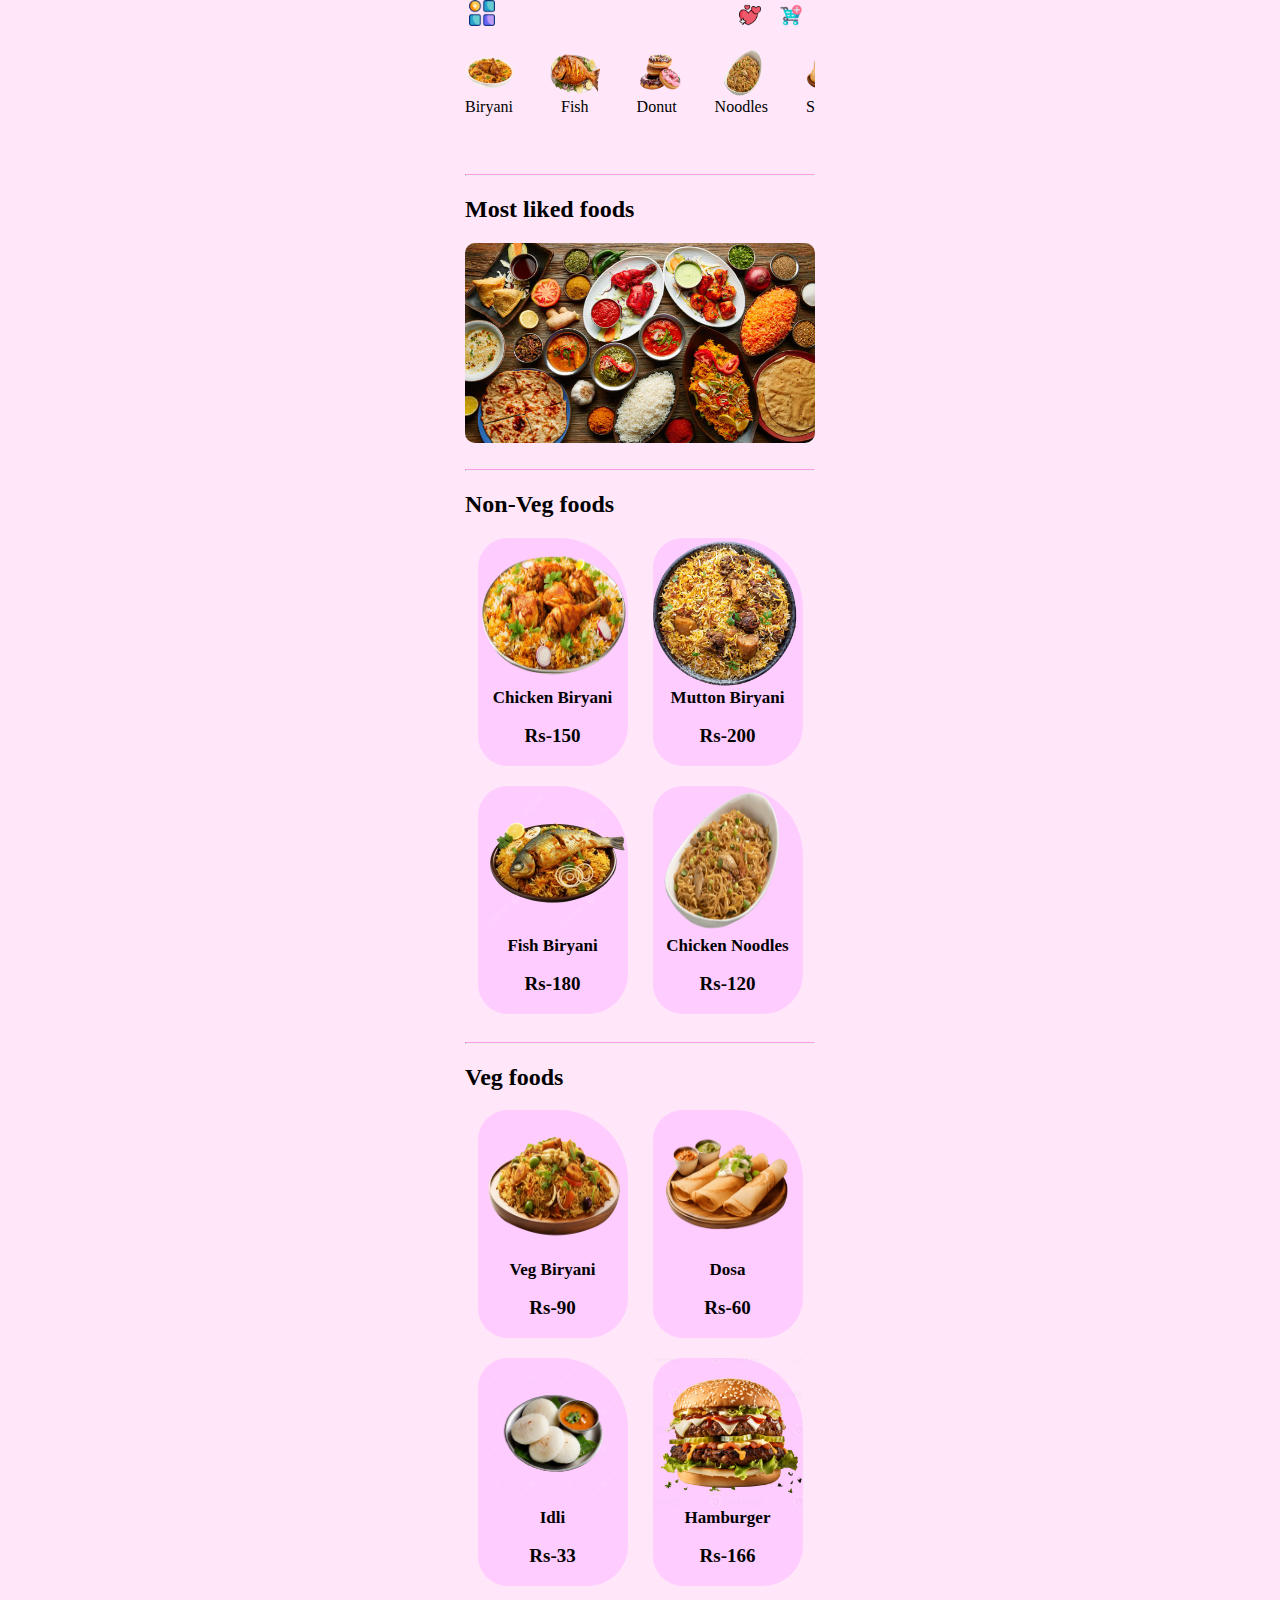
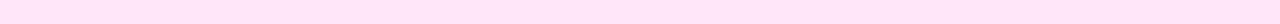
<file: projects/full project 1/Index.html>
<html>
  <head>
    <link rel="stylesheet" href="mv.css">
  </head>
<body >
    <div id="bod">
    </div>

  <div class="fullfull" >
  <div id="taskbar">
  <img class="img1" onclick="menu()" src="img/menu1.png">
  
    <img class="img" onclick="fav()" src="img/love.png">
        
            <img class="img3" onclick="cart()" src="img/shopping-cart.png">
    
  </div>
  <div id="tlist" hidden="true">
    
    <div class="logout">      

    <img class="img2" onclick="closem()" src="img/logout1.png">
    </div>
    <div id="circle">
     </div>
    <div id="n">
      <h3>Mvofficial</h3>
     </div>
     <div id="mlis">
 <h3><img class="micon" src="img/3d-house.png">&nbsp;&nbsp;Home</h3>
      <h3 onclick="orderview()" >  <img class="micon" src="img/order.png">&nbsp;&nbsp;Orders</h3>
      <h3>  <img class="micon" src="img/telephone.png">&nbsp;&nbsp;Contact</h3>
      <h3>  <img class="micon" src="img/settings.png">&nbsp;&nbsp;Settings</h3>
     </div>
     
  
  </div>
  <br>
  
  <div class="search" hidden="true">
    
  <img class="sim" onclick="search()" src="img/search.png">
  <p id="sear" onclick="search()">Search Food Name</p>
    <img class="sim1" onclick="search()" src="img/microphone.png">
        <img class="sim2" onclick="search()" src="img/camera.png">
  </div>
  <div class="products" id="gotop">
  
<div class="pimage">
<img class="p1" onclick="search()" src="img/bri.png">
<img class="p1" onclick="search()" src="img/fish-fry.png">
<img class="p1" onclick="search()" src="img/donut1.png">
<img class="p1" onclick="search()" src="img/noodles.png">
<img class="p1" onclick="search()" src="img/samosa1.png">
<img class="p1" onclick="search()" src="img/dosa1.png">
<img class="p1" onclick="search()" src="img/juice1.png">
<img class="p1" onclick="search()" src="img/buns1.png">
<img class="p1" onclick="search()" src="img/pizza1.png">
<img class="p1" onclick="search()" src="img/grill.png">
<img class="p1" onclick="search()" src="img/ice1.png">
<br>
  </div>
<div class="pname">
  <div class="pn1">Biryani</div>
  <div class="pn2">Fish</div>
    <div class="pn3">Donut</div>
      <div class="pn4">Noodles</div>
        <div class="pn5">Samosa</div>
       <div class="pn6">Dosa</div>
           <div class="pn7">Juice</div>
      <div class="pn8">Buns</div>
        <div class="pn9">Pizza</div>
       <div class="pn10">Chicken</div>
              <div class="pn11">Icecream</div>
  
</div>

  </div>
  <br>
  <hr>
  <div class="bannercon">
    <h2>Most liked foods</h2>
    <div class="banner">
    <img class="b1" src="img/1.jpg">
    <img class="b1" src="img/2.jpg">
    <img class="b1" src="img/3.jpg">
    <img class="b1" src="img/4.jpg">
    <img class="b1" src="img/5.jpg">
    <img class="b1" src="img/6.jpg">
    </div>
  </div>
  <br>
  <hr>
      <h2 class="tt">Non-Veg foods</h2>
  <div class="foodlist">

<div class="food">
  <img class="fl" src="img/chicken-bir.png">
  <p id="food-name">Chicken Biryani</p> 
  <p id="food-price">Rs-150</p>
</div>

<div class="food">
  <img class="fl" src="img/mutton-Bir.png">
  <p id="food-name">Mutton Biryani</p> 
  <p id="food-price">Rs-200</p>
</div>
<div class="food">
  <img class="fl" src="img/fish-biryani.png">
  <p id="food-name">Fish Biryani</p> 
  <p id="food-price">Rs-180</p>
</div>

<div class="food">
  <img class="fl" src="img/chicken-noodles.png">
  <p id="food-name">Chicken Noodles</p> 
  <p id="food-price">Rs-120</p>
</div>

  </div>
  
  <br><br><br><br><br><br><br><br><br><br><br><br><hr>
        <h2 class="tt">Veg foods</h2>
  <div class="foodlist">

<div class="food">
  <img class="fl" src="img/veg-bir.png">
  <p id="food-name">Veg Biryani</p> 
  <p id="food-price">Rs-90</p>
</div>

<div class="food">
  <img class="fl" src="img/dosa-img.png">
  <p id="food-name">Dosa</p> 
  <p id="food-price">Rs-60</p>
</div>
<div class="food">
  <img class="fl" src="img/idli.png">
  <p id="food-name">Idli</p> 
  <p id="food-price">Rs-33</p>
</div>

<div class="food">
  <img class="fl" src="img/hamburger-img.png">
  <p id="food-name">Hamburger</p> 
  <p id="food-price">Rs-166</p>
</div>
<br>
  </div>
  </div>
  <div id="cart-click" hidden="true">
    <img class="cartback" onclick="cartback()" src="img/arrow.png">
    <div class="cart-title">Cart Food</div>
    <hr>
    <div class="cart-product-add">
</div>
  
     
<div class="price-details">
  <div>
  <p>Price Details</p>
  <p>No of Foods:</p>
  <p>Price:</p>
  <p>Discount:</p>
  <p>Total:</p>
  </div>
  <div class="price-detail-values">
  <p id="nooffoods">0</p>
  <p id="foodsprice">0</p>
  <p id="foodsdiscount">0</p>
  <p id="totalfoodsprice">0</p>
  </div>

</div>
  <br>
  <br>
  <br>
<div class="place-order">
Place Order</div>
  </div>
  <div id="favourite" hidden="true" >
    <img class="cartback" onclick="favback()" src="img/arrow.png">
     <div class="fav-title">Favourite Foods</div>
     <hr>
         <div class="fav-food-add">
    
    
    
</div>
  </div>
  <div class="orderv" hidden="true" >
 <img class="cartback" onclick="orderback()" src="img/arrow.png">
  <div id="ordertitle">Orders</div>
  <hr>
</div>
</body>
<script src="mv.js"></script>
<script src="Adjs.js"></script>
<script>autoslide()</script>
</body>
</html>
</file>
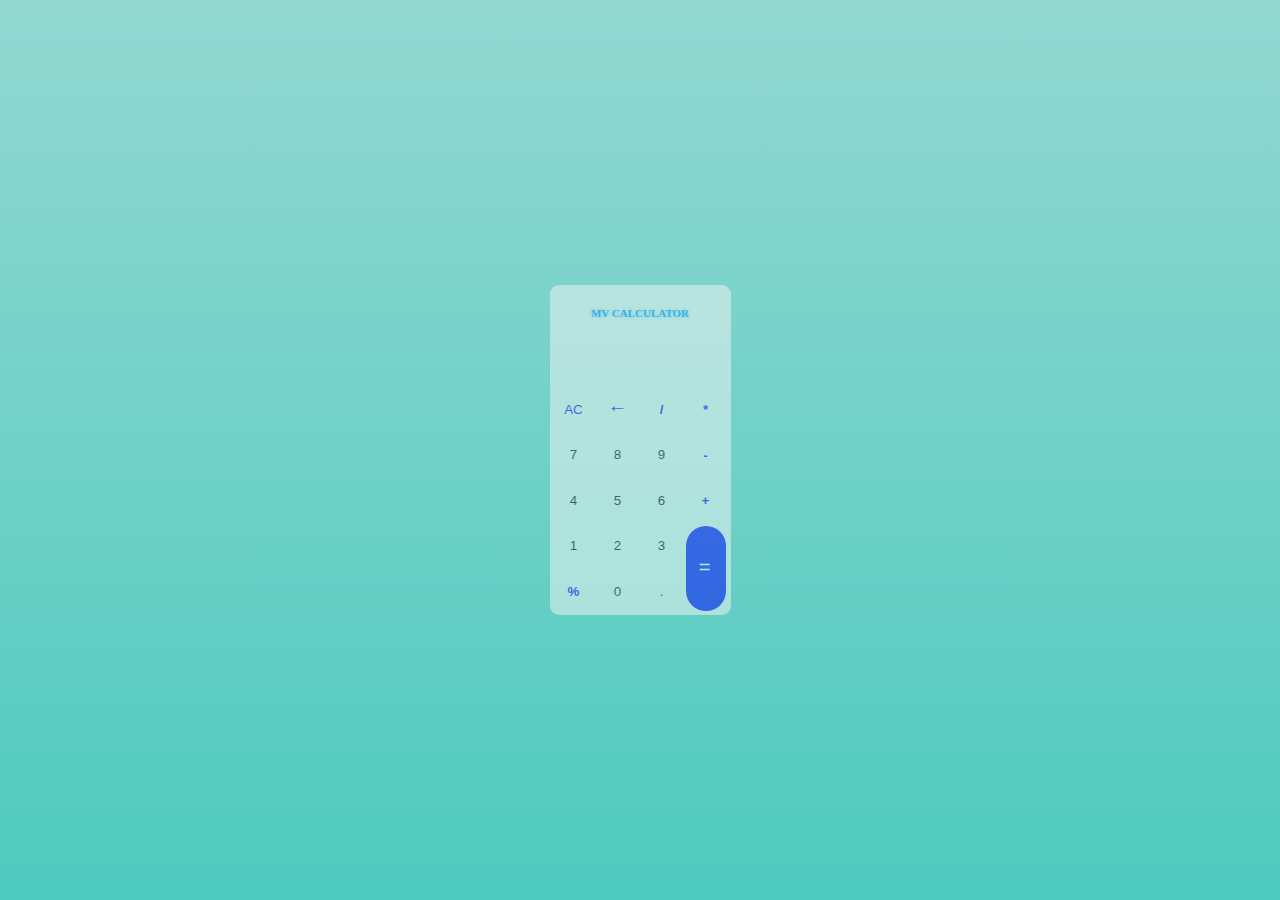
<file: projects/full project 2/index.html>
<!DOCTYPE html>
<html>

<head>
  <meta charset="UTF-8">
  <meta name="viewport" content="width=device-width, initial-scale=1">
  <title>Calculator</title>
  <link rel="stylesheet" href="style.css">
</head>

<body>
  <div class="calculator">
    <p>Mv Calculator</p>
   
      <input class="display" rows="8" type="text" value="" readonly >
        <input class="error" value="" readonly>
    <div class="in_contain">
      <div class="input_container">
      <button class="clear">AC</button>
      <button class="input" value="7">7</button>
      <button class="input" value="4">4</button>
      <button  class="input" value="1">1</button>
      <button class="input operator" value="%">%</button>
      </div>
    <div class="input_container">
      
    <button class=" delete" value="&#8592;">&#8592;</button>
    <button class="input" value="8">8</button>
    <button class="input" value="5">5</button>
    <button class="input" value="2">2</button>
   <button class="input " value="0">0</button>
         </div>
      
      <div class="input_container">
      
        <button class="input operator">/</button>
        <button class="input"  value="9">9</button>
        <button class="input" value="6">6</button>
        <button class="input" value="3">3</button>
        <button class="input" value=".">.</button>
      </div>
      
      <div class="input_container">
      
        <button class="input operator" value="&times;">*</button>
        <button class="input operator" value="-">-</button>
        <button class="input operator" value="+">+</button>
        <button class="equal">=</button>
      </div>
      </div>
  
    </div>
</body>
<script src="script.js"></script>
</html>
</file>
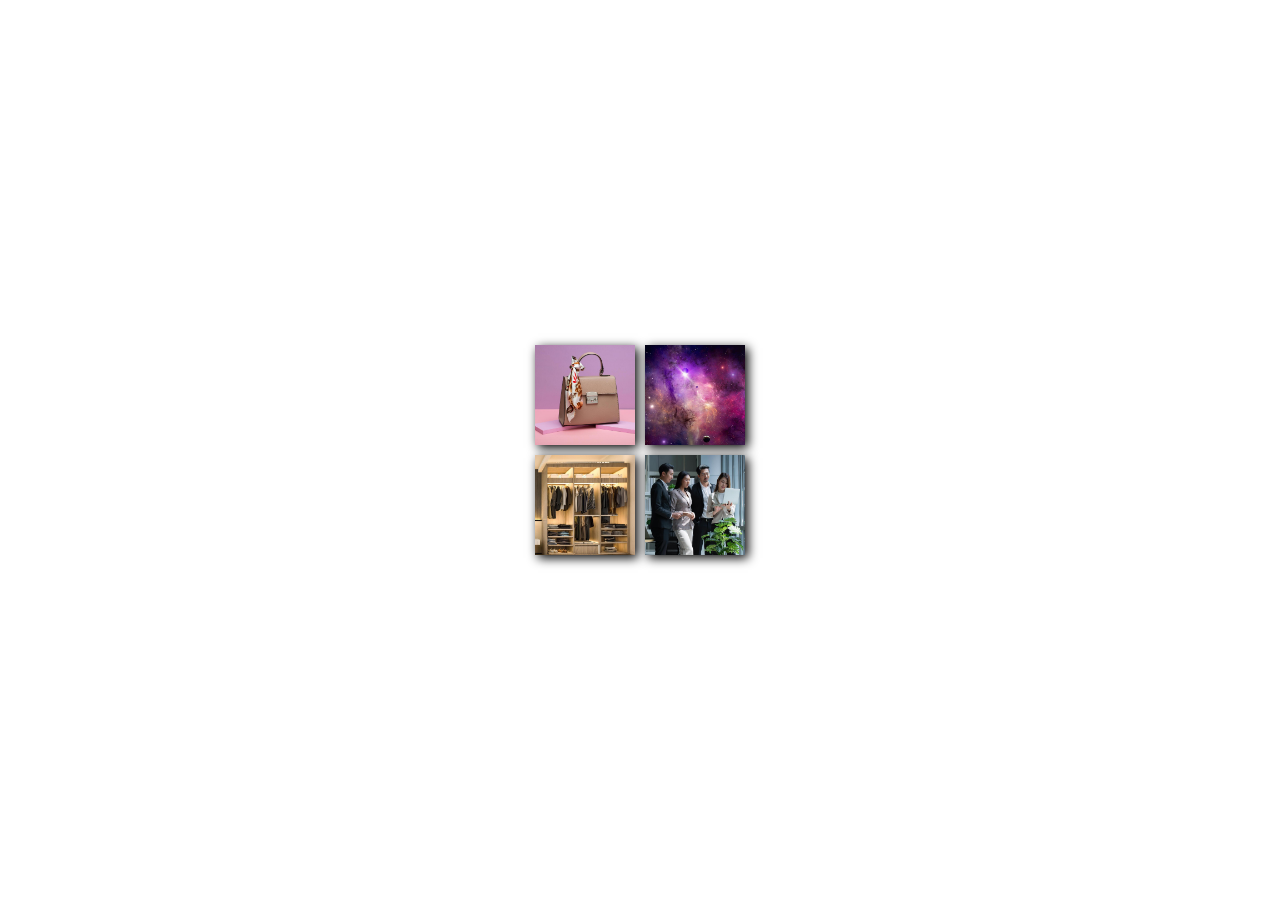
<file: projects/mini project 1/Index.html>
<html>
  <head>
    <link rel="stylesheet" href="style.css">
  </head>
  <body>
<div class="img2" >
      <img src="../img/2.jpg" id="img">    
      <img src="../img/3.jpg" id="img">    
      <img src="../img/4.jpg" id="img">
      <img src="../img/5.jpg" id="img">
    </div>
  </body>
  <script src="script.js"></script>
</html>
</file>
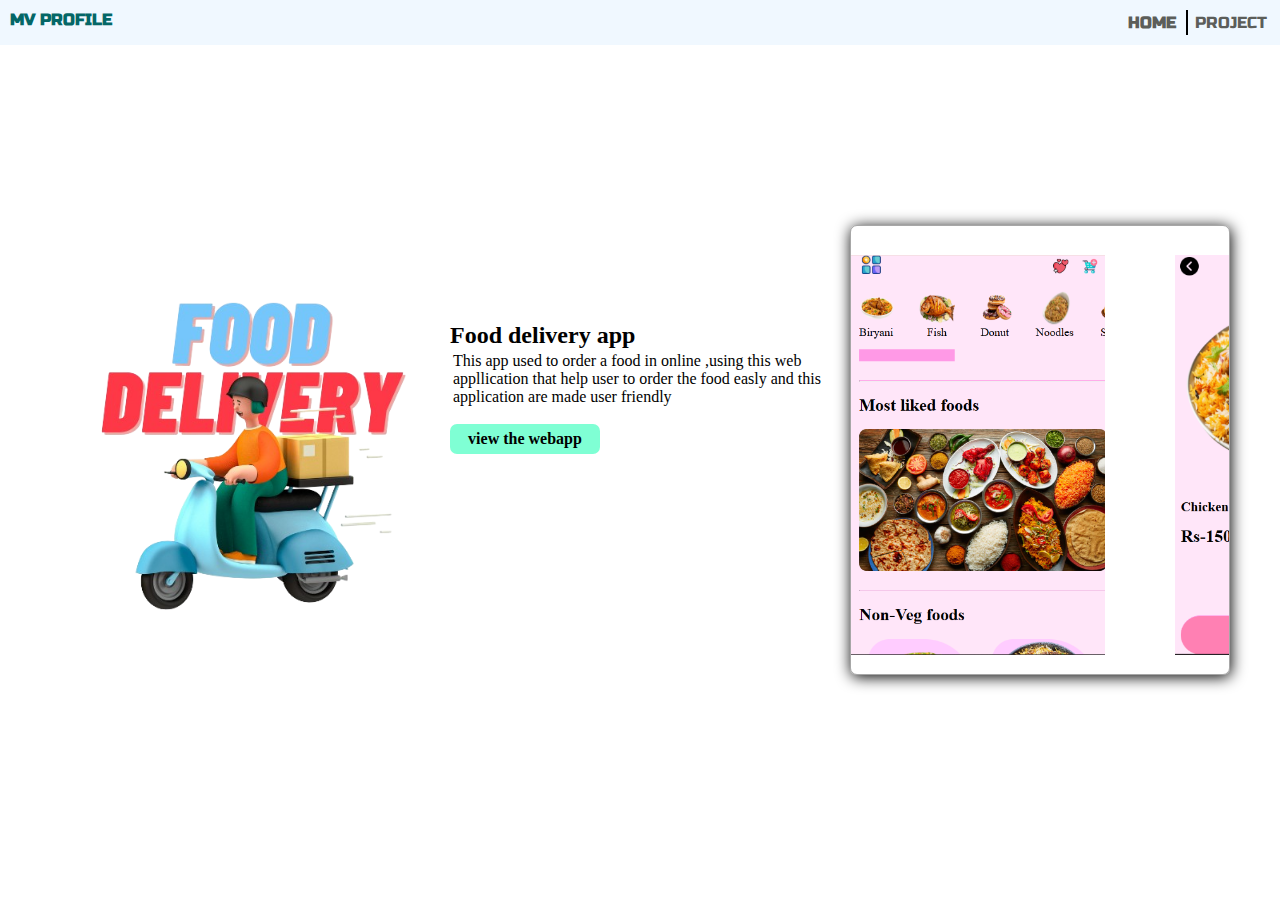
<file: project1.html>
<!DOCTYPE html>
<html lang="en">
<head>
    <meta charset="UTF-8">
    <meta name="viewport" content="width=device-width, initial-scale=1.0">
    <title>projectview</title>
    <link rel="stylesheet" href="style.css">
<style>
    .homea:hover{
        color: var(--hover);
    font-weight: bold;
    text-shadow: 1px 2px 6px black,1px 2px 6px #000000,1px 2px 6px black,1px 2px 6px rgb(0, 0, 0);
    }
    .homea{
        padding-right: 7px; color: rgb(92, 94, 90); border-right:  2px solid black;
    }
</style>
</head>
<body >
    <div class="navebar" >
        <div class="nav-title">
            <h4>Mv profile</h4>
        </div>
        <div class="menu-text">
            <a class="homea" href="./index.html" ><p>Home</p></a>
           <p style="padding-left: 7px; color: rgb(92, 94, 90);">project</p>
      </div>
      </div>
      <div class="info-cont">
        <img style="width: 400px;" src="img/delivery-app.png">
       <div class="info-text">
        <h2>Food delivery app</h2>
        <p>This app used to order a food in online ,using this web appllication that help user to order the food easly and this application are made user friendly</p>  
        <a href="projects/full project 1/" style="text-decoration: none;" > <p class="view-app">view the webapp</p>   </a>
       </div>
     
        <div class="info-all-img">
            <img src="img/project img/p1-img1.png">
            <img src="img/project img/p1-img2.png">
            <img src="img/project img/p1-img3.png">
            <img src="img/project img/p1-img4.png">
            <img src="img/project img/p1-img5.png">
           </div>
      
      
    </div>
</body>
</html>
</file>
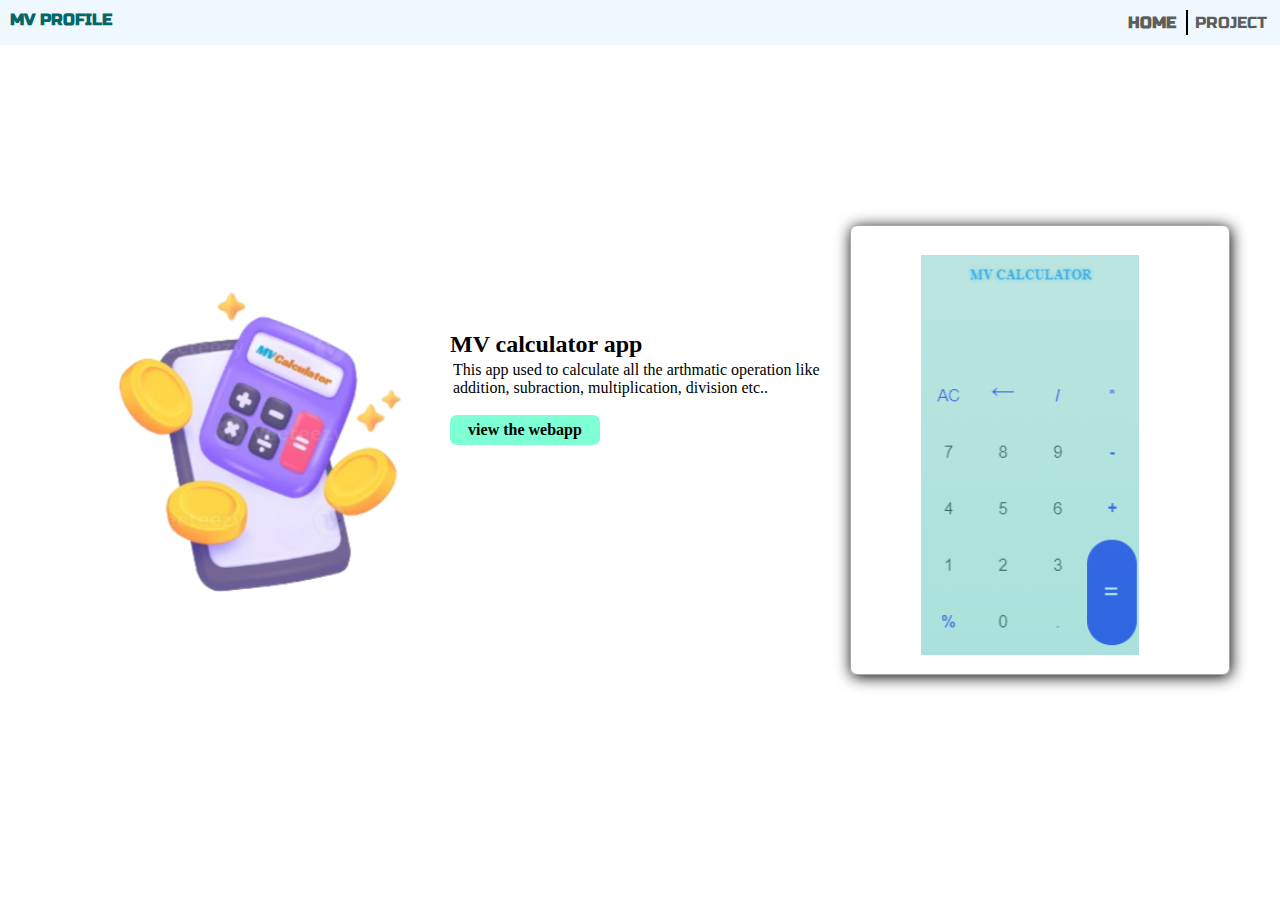
<file: project2.html>
<!DOCTYPE html>
<html lang="en">
<head>
    <meta charset="UTF-8">
    <meta name="viewport" content="width=device-width, initial-scale=1.0">
    <title>projectview</title>
    <link rel="stylesheet" href="style.css">
<style>
    .homea:hover{
        color: var(--hover);
    font-weight: bold;
    text-shadow: 1px 2px 6px black,1px 2px 6px #000000,1px 2px 6px black,1px 2px 6px rgb(0, 0, 0);
    }
    .homea{
        padding-right: 7px; color: rgb(92, 94, 90); border-right:  2px solid black;
    }
</style>
</head>
<body >
    <div class="navebar" >
        <div class="nav-title">
            <h4>Mv profile</h4>
        </div>
        <div class="menu-text">
            <a class="homea" href="./index.html" ><p>Home</p></a>
           <p style="padding-left: 7px; color: rgb(92, 94, 90);">project</p>
      </div>
      </div>
      <div class="info-cont">
        <img style="width: 400px;" src="img/mvcalculator.png">
       <div class="info-text">
        <h2>MV calculator app</h2>
        <p>This app used to calculate all the arthmatic operation like addition, subraction, multiplication, division etc.. </p>  
        <a href="projects/full project 2/" style="text-decoration: none;" > <p class="view-app">view the webapp</p>   </a>
       </div>
     
        <div class="info-all-img1">
            <img src="img/project img/p2-img.png">
           
           </div>
      
      
    </div>
</body>
</html>
</file>
<file: projects/full project 1/mv.css>
#taskbar {
z-index: 1;
text-align: left;
position: fixed;
background-color: #ffe6f9;
padding-top: 10px;
margin-top: -10px;
margin-left: -10px;
padding-right: 13px;
padding-bottom: 10px;
padding-left: 10px;
}
.products::-webkit-scrollbar{
  width: 12px;
}
.products::-webkit-scrollbar-thumb{
  background-color: #ff99e6;
}
.products::-webkit-scrollbar-track{
  background-color: #ffe6f9;
}
body{
  background-color: #ffe6f9;
  display: block;
  margin:auto;
  max-width: 350px;
  max-height: 100% ;
}

body::-webkit-scrollbar{
  width: 10px;
}
body::-webkit-scrollbar-thumb{
  background-color: #f2e6ff;
}
body::-webkit-scrollbar-track{
  background-color: aqua;
}
.img1{
  width: 26px;
  height: 26px;
  margin-left:4px;
  
}

.img3{
  width: 22px;
  height: 22px;
  margin-left:15px;
  
}
.img{
  width: 22px;
  height: 22px;
  margin-left:240px;
  
}
.img2{
  width: 25px;
  height: 25px;
  
}

#tlist {
  z-index: 2;
  background-color: #ff99e6;
  width: 250px;
  height:100%;
  position: absolute;
  position: fixed; 
  animation-name: example;
  animation-duration: 1s;
  overflow: hidden;
}
@keyframes example {
  from {margin-top: -350px;
        opacity: 0;}
  to {margin-top: 0;
  opacity: 1;}
}
hr{
  border-top:1px solid #ff99e6;
}
.logout{
  text-align: right;
  padding-top: 3%;
  padding-right: 2%;
  
}
#circle{
  text-align: center;
  background-image: url('hero-bg.jpg');
  background-size: 100% 100%;
  position: absolute;
  left:73px;
  margin-top: -10%;
  width:110px;
  height:110px;
  border-radius: 100%;

}
#mlis{
  position: absolute;
  top:25%;
  left:10%;
}
.micon{
  width:28px;
  height:28px;
  margin-bottom: -4px;
}
#n{
  position: absolute;
  top:15%;
  left:35%;
}
a{
  text-decoration: none;
}
h3:hover{
  color:#d966ff;
}
.search{

  border-style: solid;
  border-width: 1px;
  border-color:   #ff99e6;
  border-radius:25px;
  padding: 9px;
  
}
.sim{
  width: 20px;
  height: 20px;
  margin-left:14px;
}
.sim2{
  width: 20px;
  height: 20px;
  margin-left:14px;
}
.sim1{
  width: 20px;
  height: 20px;
  margin-left:210px;
}
#sear{
  position: absolute;
  top:53px;
  left:68px;
  color:   #ff99e6;
  font-family: Times New Roman;
}
#sear1{
  position: absolute;
  top:20px;
  left:68px;
  color:   #ff99e6;
  border: none;
  text-decoration: none;
}
.products{
  width: 350px;
  height: 120px;
  overflow: auto;
  white-space: nowrap;
  padding-top: 10px;
}
.p1 {
  width: 50px;
  height: 50px;
}
.imgn {
  padding-left: 13px;
  margin-top: 3px;
  font-weight: bold;
  font-family: serif;
}
.pname{
  display:flex;
  column-gap: 48px;
  font-family: serif;
}
.pn4{
  margin-left: -10px;
}
.pn5{
  margin-left: -10px;
}
.pn11{
  margin-left: -17px;
}
.pimage{
  display:flex;
  column-gap: 35px;
  padding-top: 20px;
}

.banner{
  width:350px;
  height:200px;
  overflow: hidden;
}
.b1 {
  width:350px;
  height:200px;
  border-radius: 10px;
  
}
.bannercon{
  font-family: Times New Roman;
}
.tt{
  font-family: serif;
}
.fl{
  width: 150px;
  height: 150; 
  
}
.foodlist{
  height: 280px;
  width:350px;
  display: grid;
  grid-template-columns: auto auto;
  grid-row-gap: 20px;
  justify-content: space-around; 
}

.food:hover{
    background-color:  #ff99e6;
}
.food{
  border-radius: 30px 70px 40px 30px;
  background-color: 	  #ffccff;
}
#food-name{
  margin-top: 0px;
  text-align: center;
  font-size: 17px;
  font-weight: bold;
}
#food-price{
  margin-top: 0px;
  text-align: center;
  font-size: 19px;
  font-weight: bold;
}
.cbir{
  width:340px;
  height: 280px;
}

.ctext{
  margin-top: -8px;
  margin-left: 5px;
  font-family: serif;
}
.heart{
  margin-left: 277px ;
  margin-top: -44px;
  width: 33px;
  height: 33px;
}
.amountc{
  margin-top:-2px;
}
#placeo{
  text-align: center;
  background-color:   #ff80b3;
  position: fixed;
  border-top: 1px solid #ff99e6;
  bottom:0;
  border-radius: 70px;
  width: 345px;
  height: 40px;
  padding-top: 14px ;

  font-size: 21px;
  font-weight: bold;
  font-family: serif;

}
#cart-click{
  z-index: 2;
  background-color: #ffe6f9;
  position: fixed;
  top:0;
  height: 100%;
  overflow-y: auto;
  overflow-x: hidden;
}
.cart-title{
  text-align:center;
  font-family: serif;
  font-size: 23px;
  font-weight: bold;
  margin-top:15px;
  margin-bottom:15px;
}
.place-order{
  position: fixed;
  bottom: 0;
  width: 350px;
  height: 40px;
  background-color: #ff99e6 ;
  text-align: center;
  font-size: 20px;
  padding-top: 18px ;
  font-family: serif;
  font-weight: bold;
  border-radius: 30px;
  border-top: 1px solid #ff80b3 ;
  
}
.cartback{
  width: 26px;
  height: 26px;
  margin-left:17px;
  position: absolute;
  margin-top: 17px;
  
}
/*cart section*/
.cart-product{
  width: 100%
  ;
  height:85px;
  display: flex;
  justify-content: space-around;
  background-color: 	 #f2e6ff;
  margin-bottom: 20px;
  border-bottom: 1px solid #ff99e6;
  
}
#cart-price{
font-family: serif;
  font-weight: bold;
  font-size: 17px;
  margin-top:31px;
  margin-right:0px ;
}
#cart-name{
  font-family: serif;
  font-weight: bold;
  font-size: 15px;
  margin-top: 8px;
  
  
}
#cart-namep{
  font-family: serif;
  font-weight: bold;
  font-size: 14px;
  margin-top: -4px;
   margin-bottom: 5px;
  
}
#quntity-name{
  font-family: serif;
  font-weight: bold;
  font-size: 15px;
  margin-top: 1px;
}
.cart-img{
  width: 60px;
  height: 60px;
  margin-top: 10px;
}
.delete-cart{
  width:20px;
  height:20px;
  margin-top: 31px ;
}

#prdqunt{
  background-color: #f2e6ff;
  border:none;
  font-family: serif;
  font-weight: bold;
  font-size: 15px;
  width: 45px;
}
#prqunt{
  background-color: #f2e6ff;
  border:none;
  font-family: serif;
  font-weight: bold;
  font-size: 15px;
  width: 15px;
}
.price-details{
  margin-left:20px;
  bottom: 60px;
   width: 350px;
  text-align: left;
  font-size: 20px;
  padding-top: 18px ;
  font-family: serif;
  font-weight: bold;
  border-radius: 30px;
  
}
.price-detail-values{
  position: relative;
  margin-top:-174px;
  margin-left:250px;
}
#favourite{
  z-index: 3;
  background-color: #ffe6f9;
  position: fixed;
  top:0;
  width: 350px;
  height: 100%;
}
.fav-title{
  text-align:center;
  font-family: serif;
  font-size: 23px;
  font-weight: bold;
  margin-top:15px;
  margin-bottom:15px;
}
.favback{
  width: 26px;
  height: 26px;
  margin-left:13px;
  position: absolute;
  margin-top: 1.7px;
}
.fav-product{
  width: 350px;
  height:85px;
  display: flex;
  justify-content: space-around;
  background-color: 	 #f2e6ff;
  margin-bottom: 20px;
  border-bottom: 1px solid #ff99e6;
}
#fav-name{
  font-family: serif;
  font-weight: bold;
  font-size: 15px;
  margin-top: 20px;
}
#fav-namep{
  font-family: serif;
  font-weight: bold;
  font-size: 14px;
  margin-top: -4px;
   margin-bottom: 5px;
}
.fav-img{
  width: 80px;
  height: 80px;
  margin-top: 1px;
}
.delete-fav{
  width:30px;
  height:30px;
  margin-top: 26px ;
}
.coming{
  font-family: serif;
  font-weight: bold;
  font-size: 14px;
  margin-top: 90%;
   text-align: center;
}
.orderv{
    z-index: 5;
  background-color: #ffe6f9;
  position: fixed;
  top:0;
  width: 350px;
  height: 100%;
}
#ordertitle{
  text-align:center;
  font-family: serif;
  font-size: 23px;
  font-weight: bold;
  margin-top:15px;
  margin-bottom:15px;
}
</file>
<file: projects/full project 2/style.css>
*{
  margin: 0;
  padding: 0;
  box-sizing: border-box;
}
body{
  height: 100vh;
  display: flex;
   background-image: linear-gradient(rgba(146, 216, 209, 1),rgba(78, 202, 190, 1));
   background-repeat: no-repeat;
   background-size: cover;
   background-attachment: fixed;
   justify-content: center;
   align-items: center;
}

.calculator{
  height: 330px;
  width: 181px;
  background-color: whitesmoke;
  opacity: 0.5;
  backdrop-filter: blur(3px);
  border-radius: 1vh;
  display: flex;
  flex-direction: column;
   padding: 4px;
  justify-content: end;
  row-gap: 5px;
}
.input_container{
  display: flex;
  flex-direction: column;
  justify-content: end;
  row-gap: 5.5px;
}
.input, .clear, .delete, .equal{

  outline: none;
  background-color: unset;
  border-radius: 100px;
  border: none;
  height: 40px;
  width: 40px;
  justify-content: center;
}
.input:active, .clear:active, .delete:active, .equal:active
{
  background-color: #09090942;
}
.in_contain{
  display: flex;
  flex-direction: row;
  text-align: center;
  column-gap: 4px;
}
.equal{
  padding: 30px 2px 55px 0px;
  font-size: 20px;
  color: white;
  background-color: blue;
}
.delete{
  font-size: 20px;
  padding-bottom: 8px;
  color: blue;

}

botton{
  text-align: center;
}
.operator{
  color: blue;
  font-weight: bold;
}

.display{
  height: 30px;
  border: none;
  display: block;
  background: unset;
  outline: none;
  font-size: 17px;
  text-align-last: end;
  padding: 7.5px;
  letter-spacing: 1px;
}
p{
  font-size: 11px;
  text-transform: upperCase;
  font-weight: bold;
  text-align: center;
  color: #0087FF;
  margin: 10px;
  text-shadow: 0 0 4px #51CAEC;
}
.clear{
  color: blue;
}
.error{
   border: none;
   background: unset;
   outline: none;
   text-align: right;
   font-weight: bold;
   padding-right: 10px;
}
input>value{
    color: darkred;
}
</file>
<file: projects/mini project 1/style.css>
*{
  margin: 0;
  padding: 0;
}
.imgcontainer{
 max-width: 300px;
  height: 200px;
  align-content:center;
  box-shadow: 2px 1px 10px red;
}
body{
  align-content:center;
    transform: all 4s ease-out;

}
.img2{
  justify-content: center;
   display: grid;
  grid-template-columns: 100px 100px;
  gap:10px;
}

#img{
 height: 100px;
 width: 100px;
 object-fit: cover;
 display: grid;
 box-shadow: 3px 3px 10px black;
  transform: all 4s ease-out;

}
#add1{
  top: 0;
  background-color: rgba(0,0,0,0.4) ;
  
  position: fixed;
  width: 100vw;
  height: 100vh;
}
#img2{
  width: 85vw;
  height: 40vh;
  display: grid;
  object-fit: cover;
 box-shadow: 3px 3px 10px black;
 position: absolute;
 top:30%;
 left:7%;

}
</file>
<file: style.css>
*{
    margin: 0;
    padding: 0;
    box-sizing: border-box;
    user-select: none;
    scroll-behavior: smooth ;
}
:root{
    --themes: aliceblue ;
    --hover: rgb(247, 139, 51);
}
@font-face {
    font-family: navtext;
    src: url(fonts/boldcap.ttf);
}
@font-face {
    font-family: pagetitle;
    src: url(fonts/stylebold.ttf);
}
@font-face {
    font-family: fluxback;
    src: url(fonts/FluxBlack.ttf);
}
@font-face {
    font-family: normaltext;
    src: url(fonts/normal.ttf);
}
@font-face {
    font-family: boldcap;
    src: url(fonts/boldBlack.ttf);
}
@font-face {
    font-family: fullcap;
    src: url(fonts/fullcap.ttf);
}
p{
    padding: 3px;
   

}
.bgimg{
    position: relative;
    text-align: center;
    font-size: large;
    color: rgb(255, 255, 255);

}
.work{
    position: absolute;
    top: 50%;
    left: 40%;
    font-family: pagetitle;
}

/* navbar */
::-webkit-scrollbar{
    display: none;
}
.official{
    position: relative;
}
.copyright{
    position: absolute;
}
.call,
.loc,
.mail{
    position: absolute;
}
.navebar{
    font-family: navtext;
    z-index: 9;
    position: fixed;
    width: 100%;
    display: flex;
    justify-content: space-between;
    padding: 10px;
    background-color: var(--themes);
    backdrop-filter: blur(3px);
    text-transform: uppercase;
    user-select: none;
}
.nav-title{
    color:rgb(4, 103, 103);
    font-weight: bolder;

}
.nav-list{
    display: flex;
    flex-direction: row;
    gap: 30px;
    padding-left: 10px;
    
}
.nav-list p, a{
    color:rgb(4, 103, 103);
    font-weight: 900;
    transition: ease-in 0.3s;

    
}
.nav-list p:hover{
    color: var(--hover);
    font-weight: bold;
    text-shadow: 1px 2px 6px black,1px 2px 6px #000000,1px 2px 6px black,1px 2px 6px rgb(0, 0, 0);
  
}
.menu-nav-list p, a{
    color:rgb(4, 103, 103);
    font-weight: 900;
    transition: ease-in 0.3s;
}
.menu-nav-list  p:hover,.menu-nav-list > a:hover{
    color: var(--hover);
    font-weight: bold;
    text-shadow: 1px 2px 6px black,1px 2px 6px #000000,1px 2px 6px black,1px 2px 6px rgb(0, 0, 0);
  
    
}
#menu-img{
    position: fixed;
  
    width: 25px;
    height: 25px;
    z-index: 10;
    top: 6px;
    right: 10px;
    transition: ease-in 2s;
}


#empty{
  width: 100vw;
  height: 100vh;
  background-color: rgb(0, 0, 0);
  position: absolute;
  top: 0px;
  left: 190px;
  opacity: 0.07;
}
#menu-nav-list{
    font-family: navtext;
    font-weight: bolder;
    z-index: 10;
    position: fixed;
    top:0;
    height: 100vh;
    backdrop-filter: blur(8px);
    width: 190px;
    display: flex;
    flex-direction: column;
    gap: 20px;
    padding: 20px 0 0 37px ;
    text-align: left;
    text-transform: uppercase;
    margin-left: -201px ;
    transition: ease-in 0.4s;
    user-select: none;
    box-shadow: 0px 0px 20px rgb(0, 0, 0);

   
   
}

/*----------main page--------- */

.wok{
    font-family: pagetitle;
    width: 100vw;
    height: 100vh;
    display: flex;
    flex-direction: column;
    color: rgb(255, 255, 255);
    align-items: center;
    font-size: large;
    justify-content: center;
    position: absolute;
}
/*-----------about-----------*/


.about {

    width: 100vw;
    background-color:   var(--themes);
    padding: 35px;
    border-top: 3px solid rgba(62, 193, 233, 0.5);
    box-shadow: 1px -1px 14px rgba(0, 0, 0, 0.128);
}
.about p:first-child{
       font-family: fluxback;
       letter-spacing: 2px;
       font-size: 22px;
       text-shadow: 1px 1px 3px rgb(71, 71, 71),1px 1px 3px rgb(71, 71, 71);
}
.about p:first-child:hover{
    font-size: 23px;
    color:  var(--hover);
    transition: ease-in 0.2s;
}
.about p:first-child:hover ~ hr {
    border-top: 3px solid  var(--hover);
    transition: ease-in 0.2s;
}
hr{
    width: 60px;
    border-top: 2px solid black;
    margin-left: 7px;
}
a {
    text-decoration: none;
    
}
/*---------- RESUME -----------*/

.resume{
    background-color: var(--themes);
} 
.resume p{
    
    font-size: 22px;
    font-family: fluxback;
    letter-spacing: 2px;
    padding-left: 35px;
    text-shadow: 1px 1px 3px rgb(71, 71, 71),1px 1px 3px rgb(71, 71, 71);
}
.resume hr{
    margin-left: 35px;
}

.resume p:hover{
    font-size: 23px;
    color:  var(--hover);
    transition: ease-in 0.2s;
}
.resume p:hover ~ hr {
    border-top: 3px solid  var(--hover);
    transition: ease-in 0.2s;
}
.resume-contain{
   display: flex;
   justify-content: center;
}

/*---------- PROJECT -----------*/

.project{
    background-color: var(--themes);
    height: 600px;
}
.project p:first-child { 
    font-size: 22px;
    font-family: fluxback;
    letter-spacing: 2px;
    padding-left: 35px;
    text-shadow: 1px 1px 3px rgb(71, 71, 71),1px 1px 3px rgb(71, 71, 71);
}
.project hr{
    margin-left: 35px;
}
.project p:first-child:hover{
    font-size: 23px;
    color:  var(--hover);
    transition: ease-in 0.2s;
}
.project p:first-child:hover ~ hr {
    border-top: 3px solid  var(--hover);
    transition: ease-in 0.2s;
}
.project .web{
    margin: 35px;
    font-weight: 800;
    text-shadow: 1px 1px 3px rgb(71, 71, 71),1px 1px 3px rgb(71, 71, 71);
    text-transform: uppercase;
    text-align: center;
}

.webapps{
    font-family: normaltext;
    display: flex;
    flex-wrap: wrap;
    gap:20px;
    justify-content: center;
    margin: 35px;
    height: 200px;
}
.webapp-1{
    display: flex;
    justify-content: space-around;
    align-items: center;
    background-color: aquamarine;
    width: 300px;
    height: 100px;
  
    box-shadow: 0 0 10px rgba(0, 0, 0, 0.32);
    border-radius: 6px;
}
.web1{
    
    animation: webmove 1.4s ease;
}

@keyframes webmove {
    from{
        margin-left: -889px;
    }
    to{
        margin-left: 0px;
    }
}

.webapp-1:hover{
    width: 320px;
    height: 105px;
}
.webapp-2{
    background-color: rgb(255, 131, 127);
    display: flex;
    justify-content: space-around;
    align-items: center;
    width: 300px;
    height: 100px;

    box-shadow: 0 0 10px rgba(0, 0, 0, 0.32);
    border-radius: 6px;
}
.webapp-2:hover{
    width: 320px;
    height: 105px;
}
.webpages{
      display:flex;
      flex-wrap: wrap;
      gap:20px;
      margin: 35px;
      justify-content: center;
    
}
.webpage{
    font-family: normaltext;
    width:150px;
    height:50px;
    display: flex;
    justify-content: space-around;
    align-items: center;
    background-color: aquamarine;
}
.webpage:hover{
    width:160px;
    height:60px;
}
/*---------------CONTACT-------------*/
input{
    font-family: normaltext;
    font-weight: 300;
   
}
.contact{
    background-color: var(--themes);
   
}
.container{
    display: flex;
    flex-wrap: wrap;
    justify-content: center;
    padding-bottom: 10px;
}

.contact p:first-child { 
    font-size: 22px;
    font-family: fluxback;
    letter-spacing: 2px;
    padding-left: 35px;
    text-shadow: 1px 1px 3px rgb(71, 71, 71);
}
.contact hr{
    margin-left: 35px;
}
.contact p:first-child:hover{
    font-size: 23px;
    color:  var(--hover);
    transition: ease-in 0.2s;
}
.contact p:first-child:hover ~ hr {
    border-top: 3px solid  var(--hover);
    transition: ease-in 0.2s;
}
.contact p:nth-child(3){
    margin: 10px 35px;
    font-size: medium;
    
}
.location{
    flex-grow: 1;
    width: 300px;
    margin: 10px 35px;
    background-color: rgb(255, 255, 255);
    padding:20px;
    border-radius: 2px;
    box-shadow: 0px 0px 7px rgba(0, 0, 0, 0.21);
    height: 550px ;
}
.location h5{
    font-family: normaltext;
    padding: 5px 15px 20px 15px;
    font-size: 17px;
    color: rgb(70, 90, 97);
}
.location strong{
    font-family: fullcap;
    font-size: 20px;
    padding: 7px 0px 0px 30px;
}
.location iframe{

    position: relative;
    width: 100%;
    height: 290px;
}
.feedback{
    font-family: normaltext;
  letter-spacing: 1.5px;
  height: 550px ;
  flex-grow: 2;
  width: 300px;
  margin: 10px 35px;
  background-color: rgb(255, 255, 255);
  padding:20px;
  border-radius: 2px;
  box-shadow: 0px 0px 7px rgba(0, 0, 0, 0.21);
 
}
input[type=text] {
    width: 100%;
    margin: 6px 10px 20px 1px;
    height: 35px;
}
input[name=message]{
   height: 180px;
}
button{
    font-family: fluxback;
    font-size: 20px;
    width: 100%;
    height: 40px;
    margin: 1px;
    background-color: aquamarine;
    border: none;
    border-radius: 5px;
}
form{
    position: relative;
   
}
label{
    position: absolute;
    font-weight: 600;
    font-size: 18px;
    margin: -48px 9px;
    color: rgb(126, 121, 121);
    padding: 0 3.5px;
    transition: ease-in 0.2s;
}
.name:focus+ .namel,
.email:focus+ .emaill,
.subject:focus+ .subjectl
{
   margin-top: -67px;
   color: rgb(35, 210, 220);
   transition: ease-out 0.2s;
   background-color:rgb(255, 255, 255);
   z-index: 2;
  
}
.name,
.email,
.subject,
.message{
    position: relative;
    z-index: 1;
    outline: none;
    background: none;
    border:1px solid rgb(0, 0, 0);
    border-radius: 4px;
    padding: 10px 10px;
}
.message{
    resize: none;
    margin: 1px;
    width: 100%;
    padding: 20px 10px;
}
.name:focus,
.email:focus,
.subject:focus,
.message:focus{
    border: 2.5px solid rgb(35, 210, 220);
}
.name:not(:focus):valid+ .namel,
.email:not(:focus):valid+ .emaill,
.subject:not(:focus):valid+ .subjectl{
    margin-top: -67px;
    color: rgb(0, 0, 0);
    transition: ease-out 0.2s;
    background-color:rgb(255, 255, 255);
    z-index: 2;
}
.mess{
    margin-top: -255px;
}
.message:focus + .mess{
    margin-top: -272px;
    color:rgb(35, 210, 220);
    transition: ease-out 0.2s;
    background-color:rgb(255, 255, 255);
    z-index: 2;
}
.message:not(:focus):valid+ .mess{
    margin-top: -270px;
    color:rgb(0, 0, 0);
    transition: ease-out 0.2s;
    background-color:rgb(255, 255, 255);
    z-index: 2;
}
footer{
    background-color: black;
    width: 100%;
    height: 70px;
    text-align: center;
    color: aliceblue;
    font-size: 17px;
    padding: 10px;
    letter-spacing: 1px;
}

/*------------ computer --------*/

@media screen and (min-width: 901px) {
    /*---------com--navbar---------*/

    #menu{
        display: none;
    }
    .menu-nav-list{
        display: none;

    }
    
.webapps{
    height: 100px;
}
    /*---------com---body-----*/
    .bgimg{
        background-image: url("img/hero-b.jpg");
        height: 600px;
        width: 100%;
        background-repeat: no-repeat;
        background-size: cover;
        background-attachment: fixed;
        z-index: -2;
        background-position: center;
    }
    .ani{
        animation: mvimg 1s linear ;
    }
    @keyframes mvimg{
        from{
            opacity: 0.1;
            transform: translateX(-300px);
        }
        to{
            opacity: 1;
             transform: translateX(0px);
        }
    }
    .devani{
        animation: mimg 1s linear ;
    }
    @keyframes mimg{
        from{
            opacity: 0.1;
            transform: translateX(200px);
        }
        to{
            opacity: 1;
             transform: translateX(0px);
        }
    }
     /*------com---about-------*/
     .work{
        position: absolute;
        top: 50%;
        left: 41%;
        font-family: pagetitle;
    }
    .img-about{
        display: flex;
        justify-content: space-around;
    }
    .img-about >img{
      
        width: 300px;
    }
    .img-about .dev{
        margin-left: 20px;
    }
    .dev .list{
        display:flex;
        
        justify-content: space-around;
    }
    ul{
        list-style-type: none ;
        
    }
    ul li{
        padding-top: 20px;
        flex-shrink: 1;
    }
     /*------com---resume------*/

    .resume-frame {
        margin: 35px 35px;
        width: 498px;
        height:700px;
        border-style: none;
        box-shadow: 0px 0px 5px rgba(0, 0, 0, 0.5);
    }
    .resume-frame:hover {
        box-shadow: 0px 0px 5px rgba(94, 208, 218, 0.9);
    }
    .project{
        background-color: var(--themes);
        height: 450px;
    }
    .info-text{
        margin-top: -110px;
        width: 400px;

    }
}
/*------------ mobile--------*/

@media screen and (max-width: 900px ) {
    /*---------mob--navbar---------*/
    .info-text{
        width: 460px;
       padding-left: 20px;
     
    }
    .nav-list{
        display: none;
    }
    .work{
        position: absolute;
        top: 50%;
        left: 38%;
        font-family: pagetitle;
    }
    /*---------mob---body-----*/
    .bgimg{
        background-image: url("img/hero-bg.jpg");
        height: 600px;
        width: 100%;
        background-repeat: no-repeat;
        background-size: cover;
        background-attachment: fixed;
        z-index: -2;
        background-position: center;
    }
    /*------mob---about-------*/


    .img-about  img{
        width: 300px;
        
    }
    .ani{
        animation: mvimg 0.7s linear ;
    }
    @keyframes mvimg{
        from{
            opacity: 0.1;
            transform: translateX(-300px);
        }
        to{
            opacity: 1;
             transform: translateX(0px);
        }
    }
    .img-about{
      
    display: flex;
    flex-direction: column;
    align-items: center;
   }
    ul{
        padding-left: 35px;
        list-style-type: none ;
    }
    ul li{
        padding-top: 20px;
    }
    .dev{
        padding-top: 20px;
    }
    /*------mob---resume------*/

    .resume-frame {
        margin: 35px 35px;
        width: 320px;
        height:425px;
        border-style: none;
        box-shadow: 0px 0px 5px rgba(0, 0, 0, 0.5);
    }
    .resume-frame:hover {
        box-shadow: 0px 0px 5px rgba(94, 208, 218, 0.9);
    }
}
@media screen and (max-width: 370px) {
      /*---------mob--navbar---------*/

    .nav-list{
        display: none;
    }
    .wrk{
        font-family: pagetitle;
        width: 100vw;
        height: 100vh;
        display: flex;
        flex-direction: column;
        color: rgb(60, 118, 199);
        align-items: center;
        font-size: large;
        justify-content: center;
        position: absolute;
    }
    .work{
        position: absolute;
        top: 50%;
        left: 28%;
        font-family: pagetitle;
    }
    /*---------mob---body-----*/
    .bgimg{
        background-image: url("img/mob.jpg");
        height: 600px;
        width: 100%;
        background-repeat: no-repeat;
        background-size: cover;
        background-attachment: fixed;
        z-index: -2;
        background-position: center;
        color:rgb(4, 103, 103);
    }
    /*------mob---about-------*/

    .img-about img{
        width: 300px;

    }
 
    .img-about{
      
    display: flex;
    flex-direction: column;
    align-items: center;
   }
    ul{
        padding-left: 35px;
        list-style-type: none ;
    }
    ul li{
        padding-top: 20px;
    }
    .dev{
        padding-top: 20px;
    }
    /*------mob---resume------*/

    .resume-frame {
        margin: 35px 35px;
        width: 428px;
        height:425px;
        border-style: none;
        box-shadow: 0px 0px 5px rgba(0, 0, 0, 0.5);
    }
    .resume-frame:hover {
        box-shadow: 0px 0px 5px rgba(94, 208, 218, 0.9);
    }
  .project{
    background-color: var(--themes);
    height: 750px;
}

.location iframe{
    position: relative;
    width: 100%;
    height: 260px;
}
.location{
    margin: 10px 10px;
}
.feedback{
  margin: 10px 10px;
}
.about,
.resume p,
.project p:first-child,
.contact p:first-child{
  padding: 10px;
}
.ani{
    animation: mvimg 1s ease ;
}
@keyframes mvimg{
    from{
        opacity: 0.1;
        transform: translateX(-300px);
    }
    to{
        opacity: 1;
         transform: translateX(0px);
    }
}
}
.app-img{
  width:70px;
  height:70px;
}
.app2-img{
  width:70px;
  height:70px;
}
/*-------------------project page-----------------*/

.menu-text{
    display: flex;
    
}
.info-cont{
    width: 100vw;
    height: 100vh;
    display: flex;
    flex-wrap: wrap;
    justify-content: center;
    align-items: center;
}

.view-app{
    margin: 15px 0px;
    width: 150px;
    text-align: center;
    padding: 6px;
    border-radius: 7px;
    background-color: aquamarine;
    font-weight: 700;
    color: black;
}
.info-all-img,
.info-all-img1{
    padding-top: 10px;
    display: flex;
    width: 380px;
    height: 450px;
    gap: 70px;
    align-items: center;
    overflow-y: hidden;
   border: 1px solid rgba(0, 0, 0, 0.345);
   border-radius: 7px;
  
   box-shadow:1px 2px 15px #000000;
}
.info-all-img > img,
.info-all-img1 > img{
    height: 400px;
}
.info-all-img1{
    padding-left: 70px;
}
.info-all-img > img:first-child{
    animation: infoimgmove 25s  infinite;
   
}
@keyframes infoimgmove{
    0%{
        margin-left: 60px;
    }
    12.5%{
 
        margin-left: -263px;
    }
    25%{
        margin-left: -592px;
    }
    37.5%{
        margin-left: -913px;
    }
    50%{
        margin-left: -1230px;
    }
    62.5%{
        margin-left: -913px;
    }
    75%{
        margin-left: -592px;
    }
    87.5%{
        margin-left: -263px;
    }
    100%{
        margin-left: 60px;
    }

    
}

.socialmedia{
    margin-top: 10px;
}
.socialmedia > a{
    padding-left: 10px;
}
</file>
